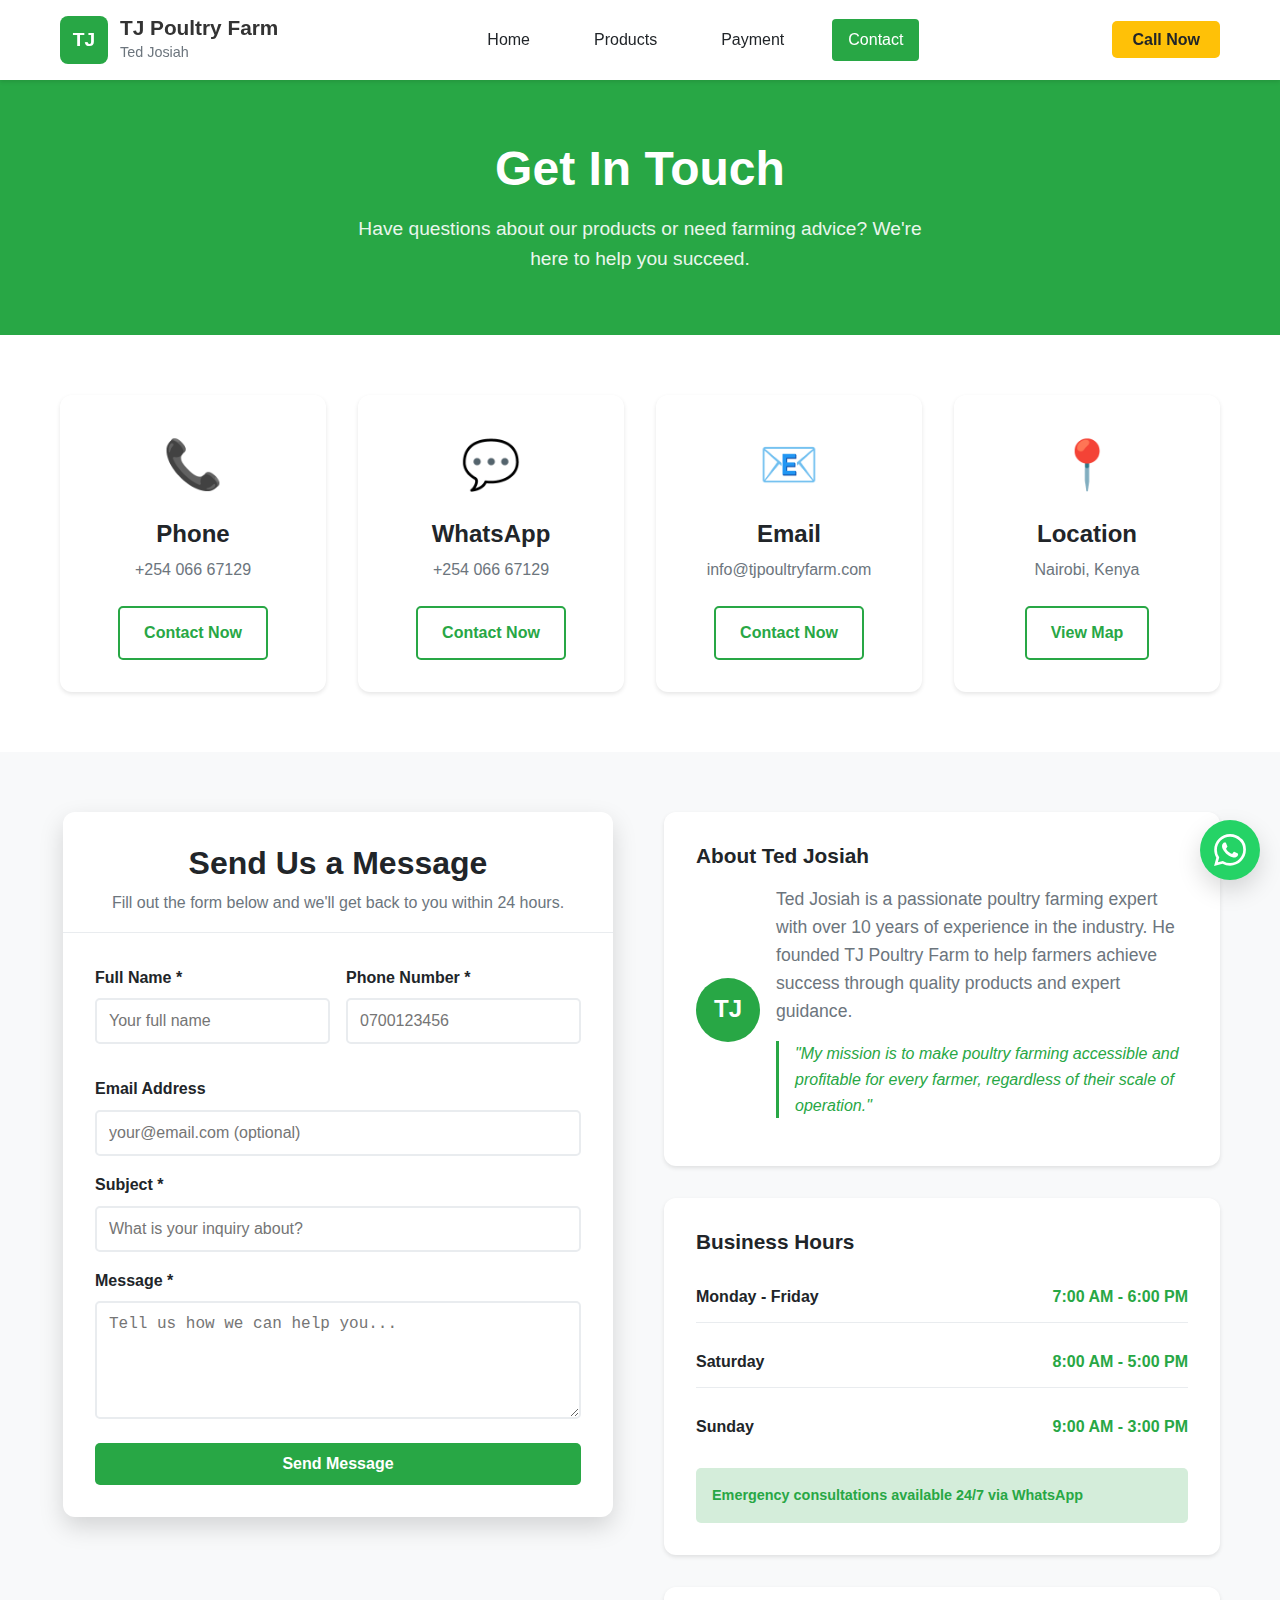
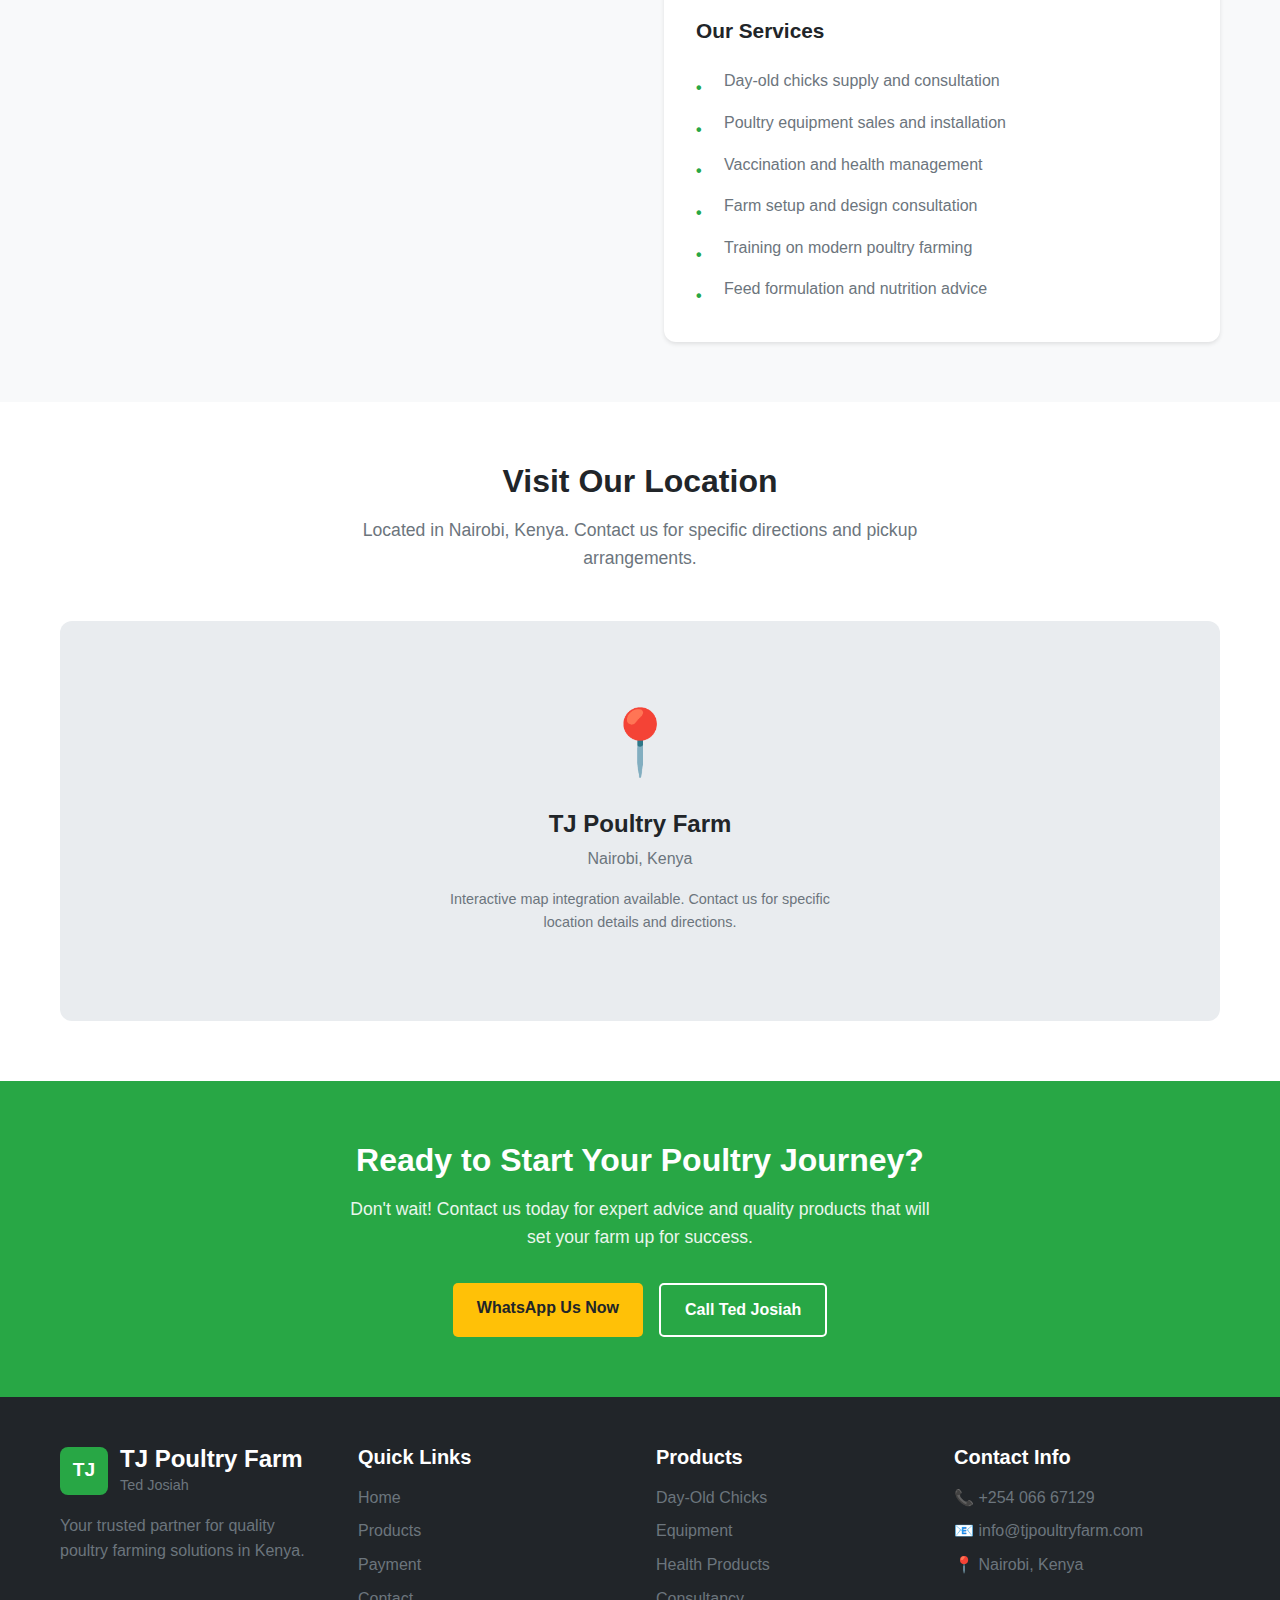
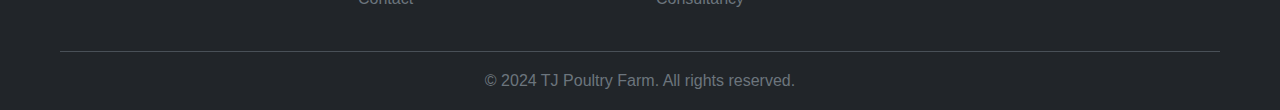
<file: contact.html>
<!DOCTYPE html>
<html lang="en">
<head>
    <meta charset="UTF-8">
    <meta name="viewport" content="width=device-width, initial-scale=1.0">
    <title>Contact - TJ Poultry Farm</title>
    <meta name="description" content="Have questions about our products or need farming advice? We're here to help you succeed.">
    <link rel="stylesheet" href="styles.css">
</head>
<body>
    <!-- Navigation -->
    <nav class="navbar">
        <div class="nav-container">
            <div class="nav-logo">
                <a href="index.html" class="logo-link">
                    <div class="logo-icon">TJ</div>
                    <div class="logo-text">
                        <h1>TJ Poultry Farm</h1>
                        <p>Ted Josiah</p>
                    </div>
                </a>
            </div>

            <div class="nav-menu" id="nav-menu">
                <a href="index.html" class="nav-link">Home</a>
                <a href="products.html" class="nav-link">Products</a>
                <a href="payment.html" class="nav-link">Payment</a>
                <a href="contact.html" class="nav-link active">Contact</a>
            </div>

            <div class="nav-cta">
                <a href="tel:+254066667129" class="cta-button">Call Now</a>
            </div>

            <div class="hamburger" id="hamburger">
                <span class="bar"></span>
                <span class="bar"></span>
                <span class="bar"></span>
            </div>
        </div>
    </nav>

    <!-- Hero Section -->
    <section class="page-hero">
        <div class="container">
            <h1>Get In Touch</h1>
            <p>Have questions about our products or need farming advice? We're here to help you succeed.</p>
        </div>
    </section>

    <!-- Contact Information -->
    <section class="contact-info-section">
        <div class="container">
            <div class="contact-cards">
                <div class="contact-card">
                    <div class="contact-icon">📞</div>
                    <h3>Phone</h3>
                    <p>+254 066 67129</p>
                    <a href="tel:+254066667129" class="btn btn-outline">Contact Now</a>
                </div>
                
                <div class="contact-card">
                    <div class="contact-icon">💬</div>
                    <h3>WhatsApp</h3>
                    <p>+254 066 67129</p>
                    <a href="https://wa.me/254066667129" target="_blank" class="btn btn-outline">Contact Now</a>
                </div>
                
                <div class="contact-card">
                    <div class="contact-icon">📧</div>
                    <h3>Email</h3>
                    <p>info@tjpoultryfarm.com</p>
                    <a href="mailto:info@tjpoultryfarm.com" class="btn btn-outline">Contact Now</a>
                </div>
                
                <div class="contact-card">
                    <div class="contact-icon">📍</div>
                    <h3>Location</h3>
                    <p>Nairobi, Kenya</p>
                    <a href="#map" class="btn btn-outline">View Map</a>
                </div>
            </div>
        </div>
    </section>

    <!-- Contact Form & Info -->
    <section class="contact-form-section">
        <div class="container">
            <div class="contact-content">
                <!-- Contact Form -->
                <div class="form-section">
                    <div class="form-card">
                        <div class="form-header">
                            <h2>Send Us a Message</h2>
                            <p>Fill out the form below and we'll get back to you within 24 hours.</p>
                        </div>
                        <form id="contactForm" class="contact-form">
                            <div class="form-row">
                                <div class="form-group">
                                    <label for="name">Full Name *</label>
                                    <input type="text" id="name" name="name" required placeholder="Your full name">
                                </div>
                                <div class="form-group">
                                    <label for="phone">Phone Number *</label>
                                    <input type="tel" id="phone" name="phone" required placeholder="0700123456">
                                </div>
                            </div>
                            
                            <div class="form-group">
                                <label for="email">Email Address</label>
                                <input type="email" id="email" name="email" placeholder="your@email.com (optional)">
                            </div>
                            
                            <div class="form-group">
                                <label for="subject">Subject *</label>
                                <input type="text" id="subject" name="subject" required placeholder="What is your inquiry about?">
                            </div>
                            
                            <div class="form-group">
                                <label for="message">Message *</label>
                                <textarea id="message" name="message" required placeholder="Tell us how we can help you..." rows="5"></textarea>
                            </div>
                            
                            <button type="submit" class="btn btn-green btn-full">Send Message</button>
                        </form>
                    </div>
                </div>

                <!-- Business Info -->
                <div class="info-section">
                    <!-- About Ted Josiah -->
                    <div class="info-card">
                        <h3>About Ted Josiah</h3>
                        <div class="about-content">
                            <div class="avatar">TJ</div>
                            <div class="about-text">
                                <p>Ted Josiah is a passionate poultry farming expert with over 10 years of experience in the industry. He founded TJ Poultry Farm to help farmers achieve success through quality products and expert guidance.</p>
                                <blockquote>"My mission is to make poultry farming accessible and profitable for every farmer, regardless of their scale of operation."</blockquote>
                            </div>
                        </div>
                    </div>

                    <!-- Business Hours -->
                    <div class="info-card">
                        <h3>Business Hours</h3>
                        <div class="hours-list">
                            <div class="hours-item">
                                <span>Monday - Friday</span>
                                <span>7:00 AM - 6:00 PM</span>
                            </div>
                            <div class="hours-item">
                                <span>Saturday</span>
                                <span>8:00 AM - 5:00 PM</span>
                            </div>
                            <div class="hours-item">
                                <span>Sunday</span>
                                <span>9:00 AM - 3:00 PM</span>
                            </div>
                        </div>
                        <div class="emergency-note">
                            <p>Emergency consultations available 24/7 via WhatsApp</p>
                        </div>
                    </div>

                    <!-- Services -->
                    <div class="info-card">
                        <h3>Our Services</h3>
                        <ul class="services-list">
                            <li>Day-old chicks supply and consultation</li>
                            <li>Poultry equipment sales and installation</li>
                            <li>Vaccination and health management</li>
                            <li>Farm setup and design consultation</li>
                            <li>Training on modern poultry farming</li>
                            <li>Feed formulation and nutrition advice</li>
                        </ul>
                    </div>
                </div>
            </div>
        </div>
    </section>

    <!-- Map Section -->
    <section id="map" class="map-section">
        <div class="container">
            <div class="section-header">
                <h2>Visit Our Location</h2>
                <p>Located in Nairobi, Kenya. Contact us for specific directions and pickup arrangements.</p>
            </div>
            
            <div class="map-placeholder">
                <div class="map-content">
                    <div class="map-icon">📍</div>
                    <h3>TJ Poultry Farm</h3>
                    <p>Nairobi, Kenya</p>
                    <p class="map-note">Interactive map integration available. Contact us for specific location details and directions.</p>
                </div>
            </div>
        </div>
    </section>

    <!-- CTA Section -->
    <section class="contact-cta">
        <div class="container">
            <div class="cta-content">
                <h2>Ready to Start Your Poultry Journey?</h2>
                <p>Don't wait! Contact us today for expert advice and quality products that will set your farm up for success.</p>
                <div class="cta-buttons">
                    <a href="https://wa.me/254066667129" target="_blank" class="btn btn-orange">WhatsApp Us Now</a>
                    <a href="tel:+254066667129" class="btn btn-outline">Call Ted Josiah</a>
                </div>
            </div>
        </div>
    </section>

    <!-- Footer -->
    <footer class="footer">
        <div class="container">
            <div class="footer-content">
                <div class="footer-section">
                    <div class="footer-logo">
                        <div class="logo-icon">TJ</div>
                        <div class="logo-text">
                            <h3>TJ Poultry Farm</h3>
                            <p>Ted Josiah</p>
                        </div>
                    </div>
                    <p>Your trusted partner for quality poultry farming solutions in Kenya.</p>
                </div>
                
                <div class="footer-section">
                    <h4>Quick Links</h4>
                    <ul>
                        <li><a href="index.html">Home</a></li>
                        <li><a href="products.html">Products</a></li>
                        <li><a href="payment.html">Payment</a></li>
                        <li><a href="contact.html">Contact</a></li>
                    </ul>
                </div>
                
                <div class="footer-section">
                    <h4>Products</h4>
                    <ul>
                        <li><a href="products.html">Day-Old Chicks</a></li>
                        <li><a href="products.html">Equipment</a></li>
                        <li><a href="products.html">Health Products</a></li>
                        <li><a href="contact.html">Consultancy</a></li>
                    </ul>
                </div>
                
                <div class="footer-section">
                    <h4>Contact Info</h4>
                    <div class="contact-info">
                        <p>📞 +254 066 67129</p>
                        <p>📧 info@tjpoultryfarm.com</p>
                        <p>📍 Nairobi, Kenya</p>
                    </div>
                </div>
            </div>
            
            <div class="footer-bottom">
                <p>&copy; 2024 TJ Poultry Farm. All rights reserved.</p>
            </div>
        </div>
    </footer>

    <!-- WhatsApp Float -->
    <div class="whatsapp-float" onclick="openWhatsApp()">
        <svg width="32" height="32" fill="currentColor" viewBox="0 0 24 24">
            <path d="M17.472 14.382c-.297-.149-1.758-.867-2.03-.967-.273-.099-.471-.148-.67.15-.197.297-.767.966-.94 1.164-.173.199-.347.223-.644.075-.297-.15-1.255-.463-2.39-1.475-.883-.788-1.48-1.761-1.653-2.059-.173-.297-.018-.458.13-.606.134-.133.298-.347.446-.52.149-.174.198-.298.298-.497.099-.198.05-.371-.025-.52-.075-.149-.669-1.612-.916-2.207-.242-.579-.487-.5-.669-.51-.173-.008-.371-.01-.57-.01-.198 0-.52.074-.792.372-.272.297-1.04 1.016-1.04 2.479 0 1.462 1.065 2.875 1.213 3.074.149.198 2.096 3.2 5.077 4.487.709.306 1.262.489 1.694.625.712.227 1.36.195 1.871.118.571-.085 1.758-.719 2.006-1.413.248-.694.248-1.289.173-1.413-.074-.124-.272-.198-.57-.347m-5.421 7.403h-.004a9.87 9.87 0 01-5.031-1.378l-.361-.214-3.741.982.998-3.648-.235-.374a9.86 9.86 0 01-1.51-5.26c.001-5.45 4.436-9.884 9.888-9.884 2.64 0 5.122 1.03 6.988 2.898a9.825 9.825 0 012.893 6.994c-.003 5.45-4.437 9.884-9.885 9.884m8.413-18.297A11.815 11.815 0 0012.05 0C5.495 0 .16 5.335.157 11.892c0 2.096.547 4.142 1.588 5.945L.057 24l6.305-1.654a11.882 11.882 0 005.683 1.448h.005c6.554 0 11.89-5.335 11.893-11.893A11.821 11.821 0 0020.885 3.488"/>
        </svg>
    </div>

    <script src="script.js"></script>
</body>
</html>
</file>
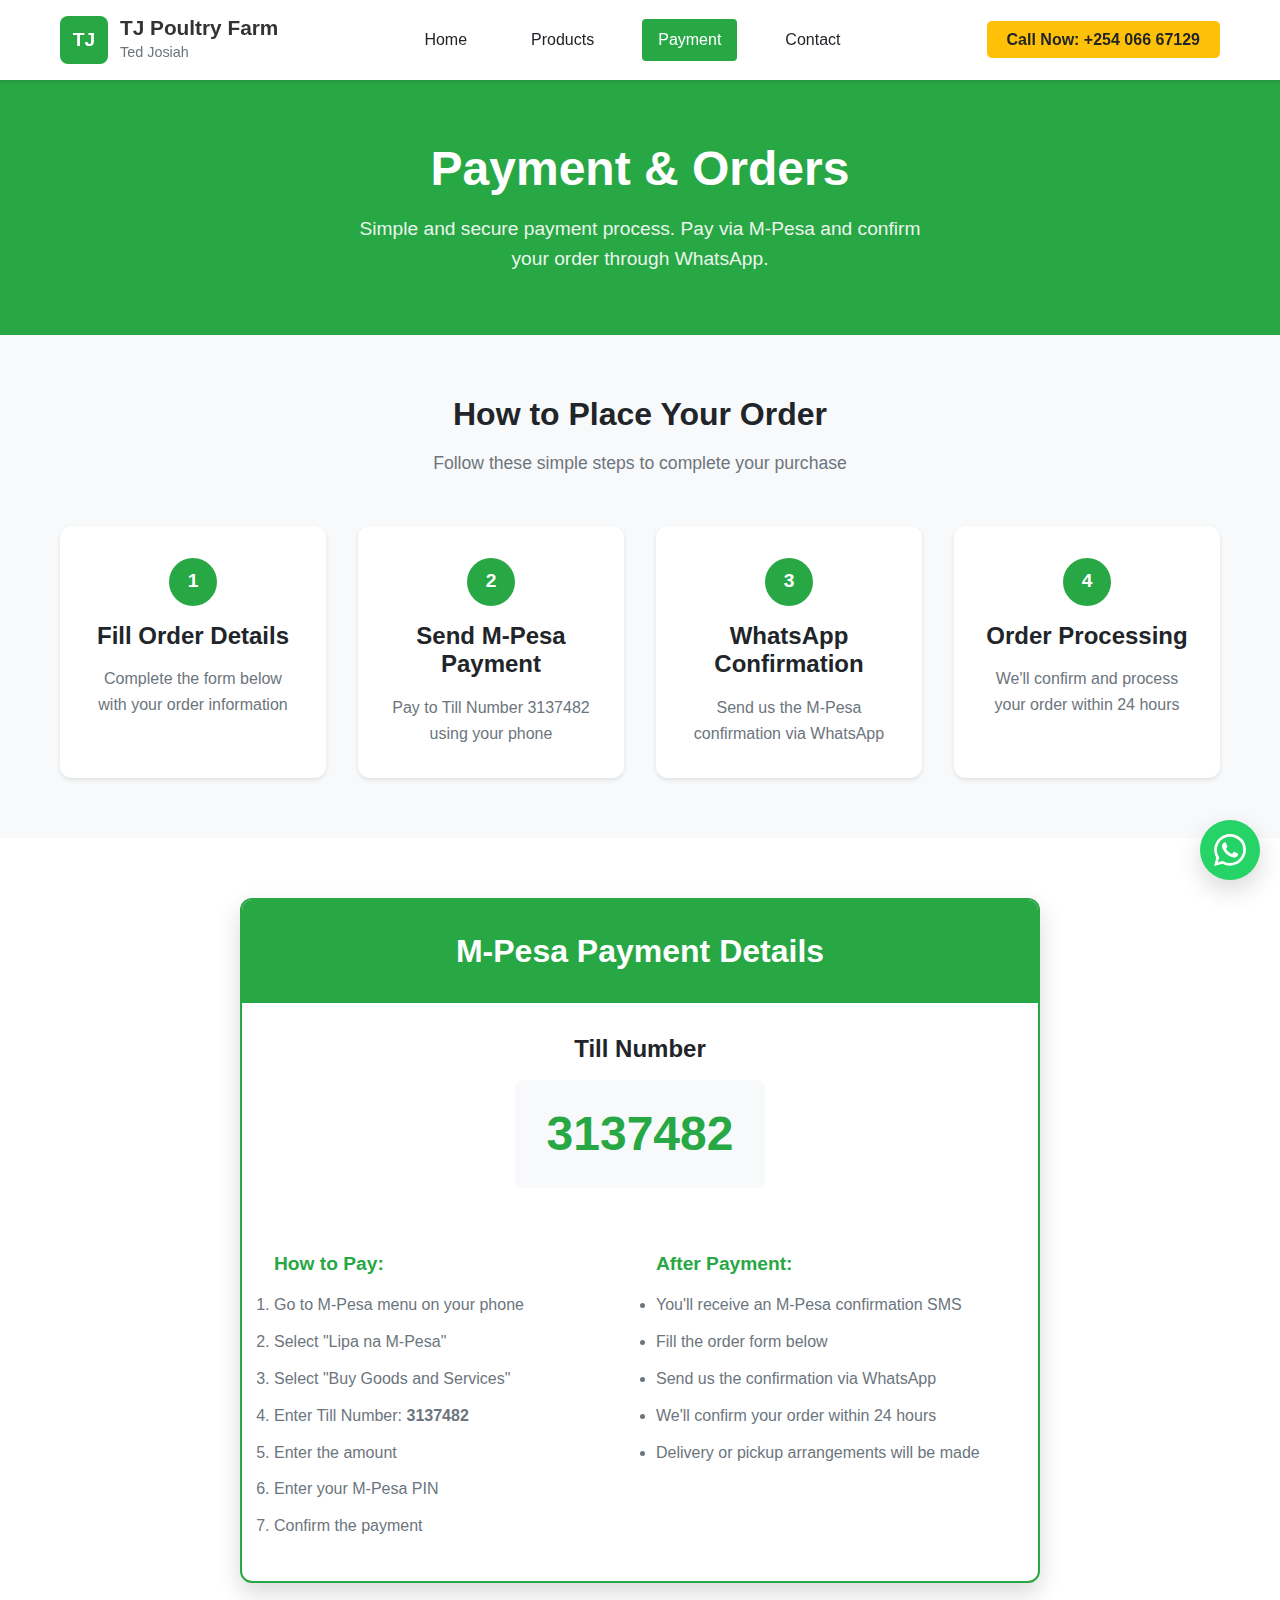
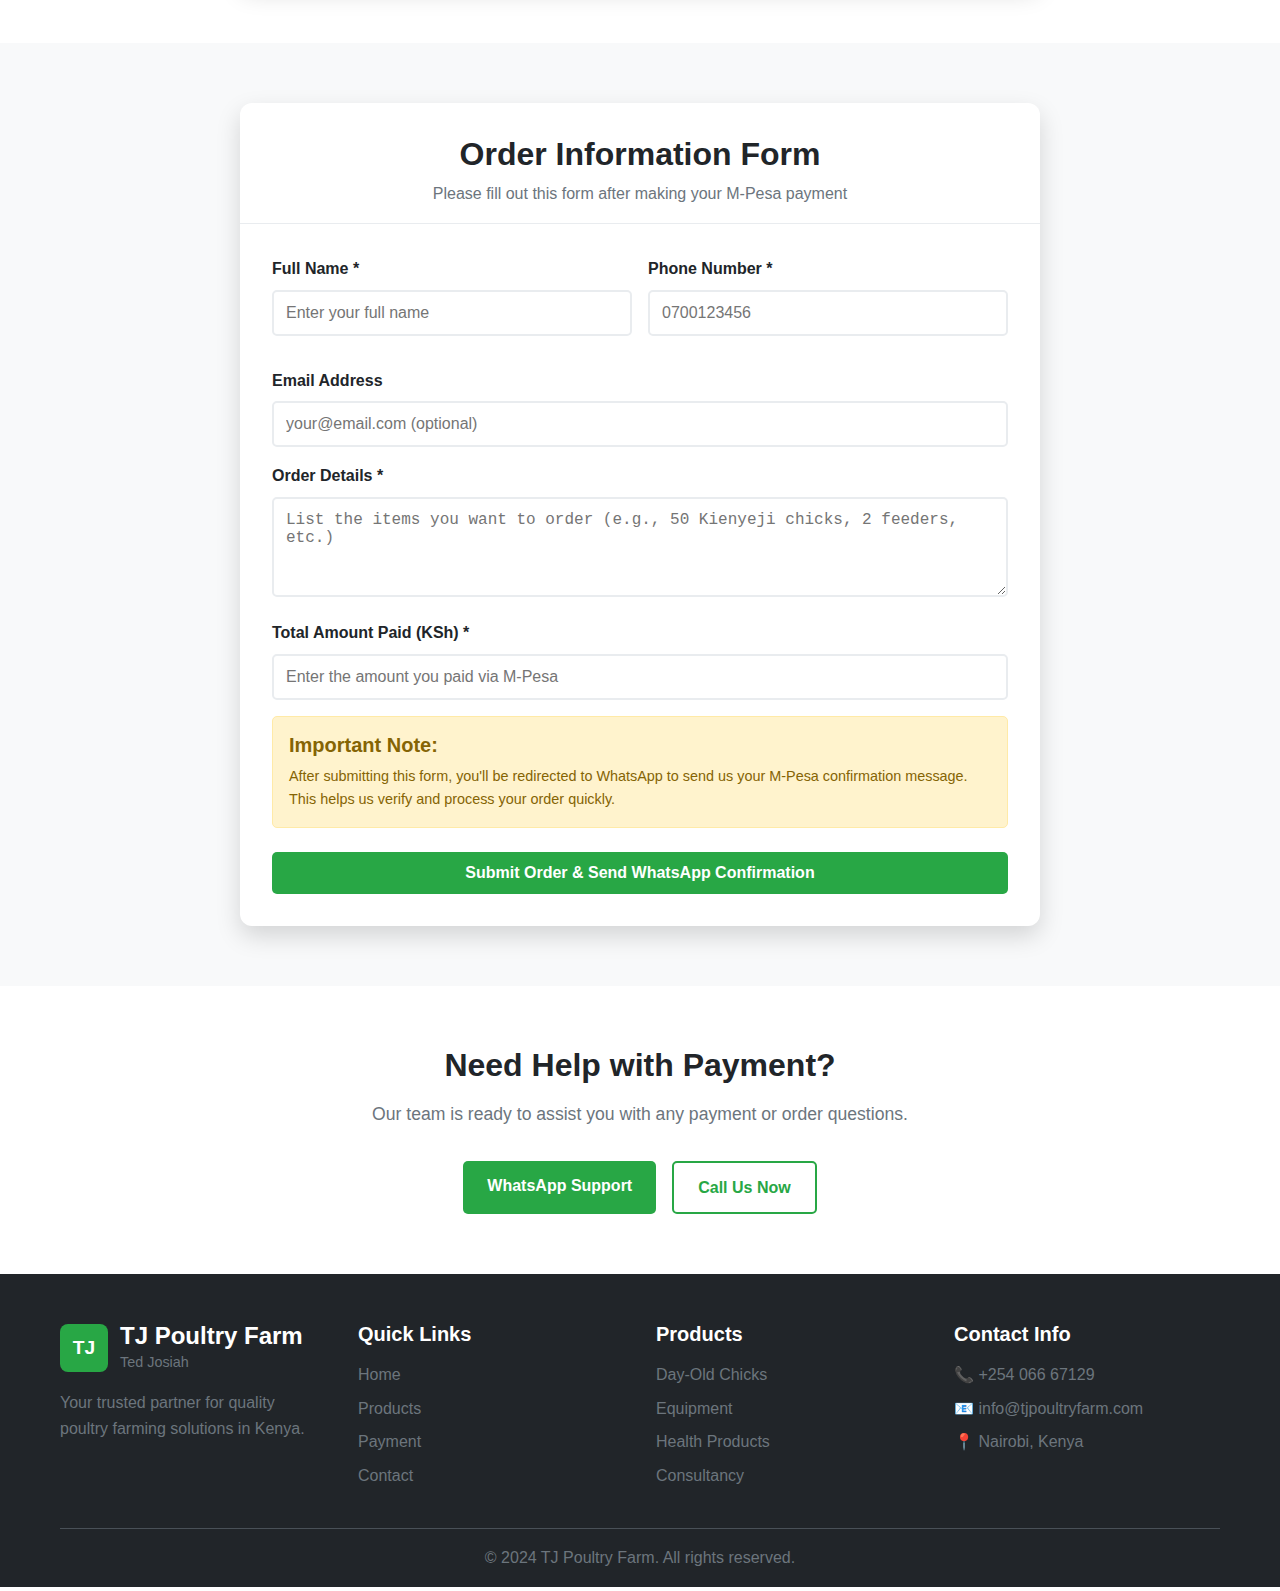
<file: payment.html>
<!DOCTYPE html>
<html lang="en">
<head>
    <meta charset="UTF-8">
    <meta name="viewport" content="width=device-width, initial-scale=1.0">
    <title>Payment & Orders - TJ Poultry Farm</title>
    <meta name="description" content="Simple and secure payment process. Pay via M-Pesa and confirm your order through WhatsApp.">
    <link rel="stylesheet" href="styles.css">
</head>
<body>
    <!-- Navigation -->
    <nav class="navbar">
        <div class="nav-container">
            <div class="nav-logo">
                <a href="index.html" class="logo-link">
                    <div class="logo-icon">TJ</div>
                    <div class="logo-text">
                        <h1>TJ Poultry Farm</h1>
                        <p>Ted Josiah</p>
                    </div>
                </a>
            </div>

            <div class="nav-menu" id="nav-menu">
                <a href="index.html" class="nav-link">Home</a>
                <a href="products.html" class="nav-link">Products</a>
                <a href="payment.html" class="nav-link active">Payment</a>
                <a href="contact.html" class="nav-link">Contact</a>
            </div>

            <div class="nav-cta">
                <a href="tel:+254066667129" class="cta-button">Call Now: +254 066 67129</a>
            </div>

            <div class="hamburger" id="hamburger">
                <span class="bar"></span>
                <span class="bar"></span>
                <span class="bar"></span>
            </div>
        </div>
    </nav>

    <!-- Hero Section -->
    <section class="page-hero">
        <div class="container">
            <h1>Payment & Orders</h1>
            <p>Simple and secure payment process. Pay via M-Pesa and confirm your order through WhatsApp.</p>
        </div>
    </section>

    <!-- Payment Steps -->
    <section class="payment-steps">
        <div class="container">
            <div class="section-header">
                <h2>How to Place Your Order</h2>
                <p>Follow these simple steps to complete your purchase</p>
            </div>
            
            <div class="steps-grid">
                <div class="step-card">
                    <div class="step-number">1</div>
                    <h3>Fill Order Details</h3>
                    <p>Complete the form below with your order information</p>
                </div>
                
                <div class="step-card">
                    <div class="step-number">2</div>
                    <h3>Send M-Pesa Payment</h3>
                    <p>Pay to Till Number 3137482 using your phone</p>
                </div>
                
                <div class="step-card">
                    <div class="step-number">3</div>
                    <h3>WhatsApp Confirmation</h3>
                    <p>Send us the M-Pesa confirmation via WhatsApp</p>
                </div>
                
                <div class="step-card">
                    <div class="step-number">4</div>
                    <h3>Order Processing</h3>
                    <p>We'll confirm and process your order within 24 hours</p>
                </div>
            </div>
        </div>
    </section>

    <!-- M-Pesa Till Information -->
    <section class="mpesa-info">
        <div class="container">
            <div class="mpesa-card">
                <div class="mpesa-header">
                    <h2>M-Pesa Payment Details</h2>
                </div>
                <div class="mpesa-content">
                    <div class="till-number">
                        <h3>Till Number</h3>
                        <div class="till-display">3137482</div>
                    </div>
                    
                    <div class="payment-instructions">
                        <div class="instruction-section">
                            <h4>How to Pay:</h4>
                            <ol>
                                <li>Go to M-Pesa menu on your phone</li>
                                <li>Select "Lipa na M-Pesa"</li>
                                <li>Select "Buy Goods and Services"</li>
                                <li>Enter Till Number: <strong>3137482</strong></li>
                                <li>Enter the amount</li>
                                <li>Enter your M-Pesa PIN</li>
                                <li>Confirm the payment</li>
                            </ol>
                        </div>
                        
                        <div class="instruction-section">
                            <h4>After Payment:</h4>
                            <ul>
                                <li>You'll receive an M-Pesa confirmation SMS</li>
                                <li>Fill the order form below</li>
                                <li>Send us the confirmation via WhatsApp</li>
                                <li>We'll confirm your order within 24 hours</li>
                                <li>Delivery or pickup arrangements will be made</li>
                            </ul>
                        </div>
                    </div>
                </div>
            </div>
        </div>
    </section>

    <!-- Order Form -->
    <section class="order-form-section">
        <div class="container">
            <div class="form-card">
                <div class="form-header">
                    <h2>Order Information Form</h2>
                    <p>Please fill out this form after making your M-Pesa payment</p>
                </div>
                <form id="orderForm" class="order-form">
                    <div class="form-row">
                        <div class="form-group">
                            <label for="customerName">Full Name *</label>
                            <input type="text" id="customerName" name="customerName" required placeholder="Enter your full name">
                        </div>
                        
                        <div class="form-group">
                            <label for="phoneNumber">Phone Number *</label>
                            <input type="tel" id="phoneNumber" name="phoneNumber" required placeholder="0700123456">
                        </div>
                    </div>
                    
                    <div class="form-group">
                        <label for="email">Email Address</label>
                        <input type="email" id="email" name="email" placeholder="your@email.com (optional)">
                    </div>
                    
                    <div class="form-group">
                        <label for="orderDetails">Order Details *</label>
                        <textarea id="orderDetails" name="orderDetails" required placeholder="List the items you want to order (e.g., 50 Kienyeji chicks, 2 feeders, etc.)" rows="4"></textarea>
                    </div>
                    
                    <div class="form-group">
                        <label for="amount">Total Amount Paid (KSh) *</label>
                        <input type="number" id="amount" name="amount" required placeholder="Enter the amount you paid via M-Pesa">
                    </div>
                    
                    <div class="form-note">
                        <h4>Important Note:</h4>
                        <p>After submitting this form, you'll be redirected to WhatsApp to send us your M-Pesa confirmation message. This helps us verify and process your order quickly.</p>
                    </div>
                    
                    <button type="submit" class="btn btn-green btn-full">Submit Order & Send WhatsApp Confirmation</button>
                </form>
            </div>
        </div>
    </section>

    <!-- Contact Support -->
    <section class="support-section">
        <div class="container">
            <div class="support-content">
                <h2>Need Help with Payment?</h2>
                <p>Our team is ready to assist you with any payment or order questions.</p>
                <div class="support-buttons">
                    <a href="https://wa.me/254066667129" target="_blank" class="btn btn-green">WhatsApp Support</a>
                    <a href="tel:+254066667129" class="btn btn-outline">Call Us Now</a>
                </div>
            </div>
        </div>
    </section>

    <!-- Footer -->
    <footer class="footer">
        <div class="container">
            <div class="footer-content">
                <div class="footer-section">
                    <div class="footer-logo">
                        <div class="logo-icon">TJ</div>
                        <div class="logo-text">
                            <h3>TJ Poultry Farm</h3>
                            <p>Ted Josiah</p>
                        </div>
                    </div>
                    <p>Your trusted partner for quality poultry farming solutions in Kenya.</p>
                </div>
                
                <div class="footer-section">
                    <h4>Quick Links</h4>
                    <ul>
                        <li><a href="index.html">Home</a></li>
                        <li><a href="products.html">Products</a></li>
                        <li><a href="payment.html">Payment</a></li>
                        <li><a href="contact.html">Contact</a></li>
                    </ul>
                </div>
                
                <div class="footer-section">
                    <h4>Products</h4>
                    <ul>
                        <li><a href="products.html">Day-Old Chicks</a></li>
                        <li><a href="products.html">Equipment</a></li>
                        <li><a href="products.html">Health Products</a></li>
                        <li><a href="contact.html">Consultancy</a></li>
                    </ul>
                </div>
                
                <div class="footer-section">
                    <h4>Contact Info</h4>
                    <div class="contact-info">
                        <p>📞 +254 066 67129</p>
                        <p>📧 info@tjpoultryfarm.com</p>
                        <p>📍 Nairobi, Kenya</p>
                    </div>
                </div>
            </div>
            
            <div class="footer-bottom">
                <p>&copy; 2024 TJ Poultry Farm. All rights reserved.</p>
            </div>
        </div>
    </footer>

    <!-- WhatsApp Float -->
    <div class="whatsapp-float" onclick="openWhatsApp()">
        <svg width="32" height="32" fill="currentColor" viewBox="0 0 24 24">
            <path d="M17.472 14.382c-.297-.149-1.758-.867-2.03-.967-.273-.099-.471-.148-.67.15-.197.297-.767.966-.94 1.164-.173.199-.347.223-.644.075-.297-.15-1.255-.463-2.39-1.475-.883-.788-1.48-1.761-1.653-2.059-.173-.297-.018-.458.13-.606.134-.133.298-.347.446-.52.149-.174.198-.298.298-.497.099-.198.05-.371-.025-.52-.075-.149-.669-1.612-.916-2.207-.242-.579-.487-.5-.669-.51-.173-.008-.371-.01-.57-.01-.198 0-.52.074-.792.372-.272.297-1.04 1.016-1.04 2.479 0 1.462 1.065 2.875 1.213 3.074.149.198 2.096 3.2 5.077 4.487.709.306 1.262.489 1.694.625.712.227 1.36.195 1.871.118.571-.085 1.758-.719 2.006-1.413.248-.694.248-1.289.173-1.413-.074-.124-.272-.198-.57-.347m-5.421 7.403h-.004a9.87 9.87 0 01-5.031-1.378l-.361-.214-3.741.982.998-3.648-.235-.374a9.86 9.86 0 01-1.51-5.26c.001-5.45 4.436-9.884 9.888-9.884 2.64 0 5.122 1.03 6.988 2.898a9.825 9.825 0 012.893 6.994c-.003 5.45-4.437 9.884-9.885 9.884m8.413-18.297A11.815 11.815 0 0012.05 0C5.495 0 .16 5.335.157 11.892c0 2.096.547 4.142 1.588 5.945L.057 24l6.305-1.654a11.882 11.882 0 005.683 1.448h.005c6.554 0 11.89-5.335 11.893-11.893A11.821 11.821 0 0020.885 3.488"/>
        </svg>
    </div>

    <script src="script.js"></script>
</body>
</html>
</file>
<file: styles.css>
/* Reset and Base Styles */
* {
    margin: 0;
    padding: 0;
    box-sizing: border-box;
}

body {
    font-family: 'Segoe UI', Tahoma, Geneva, Verdana, sans-serif;
    line-height: 1.6;
    color: #333;
}

.container {
    max-width: 1200px;
    margin: 0 auto;
    padding: 0 20px;
}

/* Color Variables */
:root {
    --green: #28a745;
    --orange: #ffc107;
    --dark-green: #1e7e34;
    --light-green: #d4edda;
    --dark-orange: #e0a800;
    --gray-100: #f8f9fa;
    --gray-200: #e9ecef;
    --gray-600: #6c757d;
    --gray-900: #212529;
    --white: #ffffff;
    --shadow: 0 2px 4px rgba(0,0,0,0.1);
    --shadow-lg: 0 10px 25px rgba(0,0,0,0.15);
}

/* Typography */
h1, h2, h3, h4, h5, h6 {
    font-weight: bold;
    line-height: 1.2;
}

h1 { font-size: 2.5rem; }
h2 { font-size: 2rem; }
h3 { font-size: 1.5rem; }
h4 { font-size: 1.25rem; }

/* Buttons */
.btn {
    display: inline-block;
    padding: 12px 24px;
    text-decoration: none;
    border: none;
    border-radius: 5px;
    font-weight: 600;
    text-align: center;
    cursor: pointer;
    transition: all 0.3s ease;
    font-size: 1rem;
}

.btn-green {
    background-color: var(--green);
    color: var(--white);
}

.btn-green:hover {
    background-color: var(--dark-green);
}

.btn-orange {
    background-color: var(--orange);
    color: var(--gray-900);
}

.btn-orange:hover {
    background-color: var(--dark-orange);
}

.btn-outline {
    background-color: transparent;
    color: var(--green);
    border: 2px solid var(--green);
}

.btn-outline:hover {
    background-color: var(--green);
    color: var(--white);
}

.btn-full {
    width: 100%;
}

/* Navigation */
.navbar {
    background-color: var(--white);
    box-shadow: var(--shadow);
    position: sticky;
    top: 0;
    z-index: 1000;
}

.nav-container {
    display: flex;
    justify-content: space-between;
    align-items: center;
    padding: 1rem 20px;
    max-width: 1200px;
    margin: 0 auto;
}

.nav-logo .logo-link {
    display: flex;
    align-items: center;
    text-decoration: none;
    color: inherit;
}

.logo-icon {
    background-color: var(--green);
    color: var(--white);
    width: 48px;
    height: 48px;
    border-radius: 8px;
    display: flex;
    align-items: center;
    justify-content: center;
    font-weight: bold;
    font-size: 1.2rem;
    margin-right: 12px;
}

.logo-text h1 {
    font-size: 1.3rem;
    margin-bottom: 0;
}

.logo-text p {
    font-size: 0.9rem;
    color: var(--gray-600);
    margin: 0;
}

.nav-menu {
    display: flex;
    gap: 2rem;
}

.nav-link {
    text-decoration: none;
    color: var(--gray-900);
    font-weight: 500;
    padding: 8px 16px;
    border-radius: 4px;
    transition: all 0.3s ease;
}

.nav-link:hover,
.nav-link.active {
    background-color: var(--green);
    color: var(--white);
}

.nav-cta .cta-button {
    background-color: var(--orange);
    color: var(--gray-900);
    padding: 10px 20px;
    text-decoration: none;
    border-radius: 5px;
    font-weight: 600;
    transition: all 0.3s ease;
}

.nav-cta .cta-button:hover {
    background-color: var(--dark-orange);
}

.hamburger {
    display: none;
    flex-direction: column;
    cursor: pointer;
}

.hamburger .bar {
    width: 25px;
    height: 3px;
    background-color: var(--gray-900);
    margin: 3px 0;
    transition: 0.3s;
}

/* Hero Section */
.hero {
    background: linear-gradient(135deg, var(--green) 0%, #20c997 100%);
    color: var(--white);
    padding: 80px 0;
}

.hero-content {
    display: grid;
    grid-template-columns: 1fr 1fr;
    gap: 3rem;
    align-items: center;
}

.hero-text h1 {
    font-size: 3rem;
    margin-bottom: 1.5rem;
    line-height: 1.1;
}

.text-orange {
    color: var(--orange);
}

.hero-text p {
    font-size: 1.2rem;
    margin-bottom: 2rem;
    opacity: 0.9;
}

.hero-buttons {
    display: flex;
    gap: 1rem;
    flex-wrap: wrap;
}

.hero-image {
    position: relative;
}

.hero-image img {
    width: 100%;
    border-radius: 12px;
    box-shadow: var(--shadow-lg);
}

.hero-stats {
    position: absolute;
    bottom: -20px;
    left: -20px;
    background-color: var(--white);
    padding: 1.5rem;
    border-radius: 12px;
    box-shadow: var(--shadow-lg);
    text-align: center;
}

.stat-number {
    font-size: 2rem;
    font-weight: bold;
    color: var(--green);
}

.stat-text {
    color: var(--gray-600);
    font-size: 0.9rem;
}

/* Page Hero */
.page-hero {
    background-color: var(--green);
    color: var(--white);
    padding: 60px 0;
    text-align: center;
}

.page-hero h1 {
    font-size: 3rem;
    margin-bottom: 1rem;
}

.page-hero p {
    font-size: 1.2rem;
    opacity: 0.9;
    max-width: 600px;
    margin: 0 auto;
}

/* Section Styles */
.section-header {
    text-align: center;
    margin-bottom: 3rem;
}

.section-header h2 {
    color: var(--gray-900);
    margin-bottom: 1rem;
}

.section-header p {
    color: var(--gray-600);
    font-size: 1.1rem;
    max-width: 600px;
    margin: 0 auto;
}

/* Services Section */
.services {
    padding: 80px 0;
    background-color: var(--gray-100);
}

.services-grid {
    display: grid;
    grid-template-columns: repeat(auto-fit, minmax(250px, 1fr));
    gap: 2rem;
}

.service-card {
    background-color: var(--white);
    padding: 2rem;
    border-radius: 12px;
    text-align: center;
    box-shadow: var(--shadow);
    transition: transform 0.3s ease, box-shadow 0.3s ease;
}

.service-card:hover {
    transform: translateY(-5px);
    box-shadow: var(--shadow-lg);
}

.service-icon {
    font-size: 3rem;
    margin-bottom: 1rem;
}

.service-card h3 {
    color: var(--gray-900);
    margin-bottom: 1rem;
}

.service-card p {
    color: var(--gray-600);
}

/* Featured Products */
.featured-products {
    padding: 80px 0;
}

.products-grid {
    display: grid;
    grid-template-columns: repeat(auto-fit, minmax(280px, 1fr));
    gap: 2rem;
    margin-bottom: 3rem;
}

.product-card {
    background-color: var(--white);
    border-radius: 12px;
    overflow: hidden;
    box-shadow: var(--shadow);
    transition: transform 0.3s ease, box-shadow 0.3s ease;
}

.product-card:hover {
    transform: translateY(-5px);
    box-shadow: var(--shadow-lg);
}

.product-card img {
    width: 100%;
    height: 200px;
    object-fit: cover;
}

.product-info {
    padding: 1.5rem;
}

.product-info h3 {
    color: var(--gray-900);
    margin-bottom: 0.5rem;
}

.product-price {
    font-size: 1.5rem;
    font-weight: bold;
    color: var(--green);
    margin-bottom: 1rem;
}

.product-info p {
    color: var(--gray-600);
    margin-bottom: 1.5rem;
}

/* About Section */
.about {
    padding: 80px 0;
    background-color: var(--gray-100);
}

.about-content {
    display: grid;
    grid-template-columns: 1fr 1fr;
    gap: 3rem;
    align-items: center;
}

.about-image img {
    width: 100%;
    border-radius: 12px;
    box-shadow: var(--shadow-lg);
}

.about-text h2 {
    color: var(--gray-900);
    margin-bottom: 1.5rem;
}

.about-text p {
    color: var(--gray-600);
    margin-bottom: 2rem;
    font-size: 1.1rem;
}

.features-list {
    margin-bottom: 2rem;
}

.feature-item {
    display: flex;
    align-items: center;
    margin-bottom: 1rem;
}

.checkmark {
    background-color: var(--green);
    color: var(--white);
    width: 24px;
    height: 24px;
    border-radius: 50%;
    display: flex;
    align-items: center;
    justify-content: center;
    margin-right: 1rem;
    font-size: 0.8rem;
}

/* CTA Section */
.cta {
    padding: 80px 0;
    background-color: var(--green);
    color: var(--white);
    text-align: center;
}

.cta-content h2 {
    margin-bottom: 1rem;
}

.cta-content p {
    font-size: 1.1rem;
    margin-bottom: 2rem;
    max-width: 600px;
    margin-left: auto;
    margin-right: auto;
    opacity: 0.9;
}

.cta-buttons {
    display: flex;
    gap: 1rem;
    justify-content: center;
    flex-wrap: wrap;
}

.cta .btn-outline {
    border-color: var(--white);
    color: var(--white);
}

.cta .btn-outline:hover {
    background-color: var(--white);
    color: var(--green);
}

/* Products Page Styles */
.category-filter {
    padding: 2rem 0;
    background-color: var(--gray-100);
    position: sticky;
    top: 80px;
    z-index: 100;
}

.filter-buttons {
    display: flex;
    gap: 1rem;
    justify-content: center;
    flex-wrap: wrap;
}

.filter-btn {
    padding: 10px 20px;
    border: 2px solid var(--green);
    background-color: var(--white);
    color: var(--green);
    border-radius: 5px;
    cursor: pointer;
    font-weight: 600;
    transition: all 0.3s ease;
}

.filter-btn.active,
.filter-btn:hover {
    background-color: var(--green);
    color: var(--white);
}

.products-section {
    padding: 60px 0;
}

.product-badge {
    position: absolute;
    top: 1rem;
    left: 1rem;
    background-color: var(--orange);
    color: var(--gray-900);
    padding: 5px 10px;
    border-radius: 4px;
    font-size: 0.8rem;
    font-weight: 600;
}

.product-out-of-stock {
    position: absolute;
    top: 1rem;
    right: 1rem;
    background-color: #dc3545;
    color: var(--white);
    padding: 5px 10px;
    border-radius: 4px;
    font-size: 0.8rem;
    font-weight: 600;
}

.products-cta {
    padding: 60px 0;
    background-color: var(--gray-100);
    text-align: center;
}

/* Payment Page Styles */
.payment-steps {
    padding: 60px 0;
    background-color: var(--gray-100);
}

.steps-grid {
    display: grid;
    grid-template-columns: repeat(auto-fit, minmax(250px, 1fr));
    gap: 2rem;
}

.step-card {
    background-color: var(--white);
    padding: 2rem;
    border-radius: 12px;
    text-align: center;
    box-shadow: var(--shadow);
    position: relative;
}

.step-number {
    width: 48px;
    height: 48px;
    background-color: var(--green);
    color: var(--white);
    border-radius: 50%;
    display: flex;
    align-items: center;
    justify-content: center;
    font-size: 1.2rem;
    font-weight: bold;
    margin: 0 auto 1rem;
}

.step-card h3 {
    color: var(--gray-900);
    margin-bottom: 1rem;
}

.step-card p {
    color: var(--gray-600);
}

.mpesa-info {
    padding: 60px 0;
}

.mpesa-card {
    background-color: var(--white);
    border: 2px solid var(--green);
    border-radius: 12px;
    overflow: hidden;
    box-shadow: var(--shadow-lg);
    max-width: 800px;
    margin: 0 auto;
}

.mpesa-header {
    background-color: var(--green);
    color: var(--white);
    padding: 2rem;
    text-align: center;
}

.mpesa-header h2 {
    margin: 0;
}

.mpesa-content {
    padding: 2rem;
    text-align: center;
}

.till-number h3 {
    color: var(--gray-900);
    margin-bottom: 1rem;
}

.till-display {
    font-size: 3rem;
    font-weight: bold;
    color: var(--green);
    background-color: var(--gray-100);
    padding: 1rem 2rem;
    border-radius: 8px;
    display: inline-block;
    margin-bottom: 2rem;
}

.payment-instructions {
    display: grid;
    grid-template-columns: 1fr 1fr;
    gap: 2rem;
    text-align: left;
    margin-top: 2rem;
}

.instruction-section h4 {
    color: var(--green);
    margin-bottom: 1rem;
    font-size: 1.2rem;
}

.instruction-section ol,
.instruction-section ul {
    color: var(--gray-600);
    line-height: 1.8;
}

.instruction-section li {
    margin-bottom: 0.5rem;
}

.order-form-section {
    padding: 60px 0;
    background-color: var(--gray-100);
}

.form-card {
    background-color: var(--white);
    border-radius: 12px;
    box-shadow: var(--shadow-lg);
    max-width: 800px;
    margin: 0 auto;
}

.form-header {
    padding: 2rem 2rem 1rem;
    text-align: center;
    border-bottom: 1px solid var(--gray-200);
}

.form-header h2 {
    color: var(--gray-900);
    margin-bottom: 0.5rem;
}

.form-header p {
    color: var(--gray-600);
}

.order-form {
    padding: 2rem;
}

.form-row {
    display: grid;
    grid-template-columns: 1fr 1fr;
    gap: 1rem;
    margin-bottom: 1rem;
}

.form-group {
    margin-bottom: 1rem;
}

.form-group label {
    display: block;
    margin-bottom: 0.5rem;
    color: var(--gray-900);
    font-weight: 600;
}

.form-group input,
.form-group textarea {
    width: 100%;
    padding: 12px;
    border: 2px solid var(--gray-200);
    border-radius: 5px;
    font-size: 1rem;
    transition: border-color 0.3s ease;
}

.form-group input:focus,
.form-group textarea:focus {
    outline: none;
    border-color: var(--green);
}

.form-note {
    background-color: #fff3cd;
    border: 1px solid #ffeaa7;
    border-radius: 5px;
    padding: 1rem;
    margin-bottom: 1.5rem;
}

.form-note h4 {
    color: #856404;
    margin-bottom: 0.5rem;
}

.form-note p {
    color: #856404;
    font-size: 0.9rem;
    margin: 0;
}

.support-section {
    padding: 60px 0;
    text-align: center;
}

.support-content h2 {
    color: var(--gray-900);
    margin-bottom: 1rem;
}

.support-content p {
    color: var(--gray-600);
    font-size: 1.1rem;
    margin-bottom: 2rem;
}

.support-buttons {
    display: flex;
    gap: 1rem;
    justify-content: center;
    flex-wrap: wrap;
}

/* Contact Page Styles */
.contact-info-section {
    padding: 60px 0;
}

.contact-cards {
    display: grid;
    grid-template-columns: repeat(auto-fit, minmax(250px, 1fr));
    gap: 2rem;
}

.contact-card {
    background-color: var(--white);
    padding: 2rem;
    border-radius: 12px;
    text-align: center;
    box-shadow: var(--shadow);
    transition: transform 0.3s ease, box-shadow 0.3s ease;
}

.contact-card:hover {
    transform: translateY(-5px);
    box-shadow: var(--shadow-lg);
}

.contact-icon {
    font-size: 3rem;
    margin-bottom: 1rem;
}

.contact-card h3 {
    color: var(--gray-900);
    margin-bottom: 0.5rem;
}

.contact-card p {
    color: var(--gray-600);
    margin-bottom: 1.5rem;
}

.contact-form-section {
    padding: 60px 0;
    background-color: var(--gray-100);
}

.contact-content {
    display: grid;
    grid-template-columns: 1fr 1fr;
    gap: 3rem;
}

.form-section,
.info-section {
    display: flex;
    flex-direction: column;
    gap: 2rem;
}

.contact-form {
    padding: 2rem;
}

.info-card {
    background-color: var(--white);
    padding: 2rem;
    border-radius: 12px;
    box-shadow: var(--shadow);
}

.info-card h3 {
    color: var(--gray-900);
    margin-bottom: 1rem;
    font-size: 1.3rem;
}

.about-content {
    display: flex;
    gap: 1rem;
}

.avatar {
    width: 64px;
    height: 64px;
    background-color: var(--green);
    color: var(--white);
    border-radius: 50%;
    display: flex;
    align-items: center;
    justify-content: center;
    font-weight: bold;
    font-size: 1.5rem;
    flex-shrink: 0;
}

.about-text p {
    color: var(--gray-600);
    margin-bottom: 1rem;
    line-height: 1.6;
}

.about-text blockquote {
    color: var(--green);
    font-style: italic;
    margin: 1rem 0;
    padding-left: 1rem;
    border-left: 3px solid var(--green);
}

.hours-list {
    display: flex;
    flex-direction: column;
    gap: 0.8rem;
}

.hours-item {
    display: flex;
    justify-content: space-between;
    padding: 0.8rem 0;
    border-bottom: 1px solid var(--gray-200);
}

.hours-item:last-child {
    border-bottom: none;
}

.hours-item span:first-child {
    font-weight: 600;
    color: var(--gray-900);
}

.hours-item span:last-child {
    color: var(--green);
    font-weight: 600;
}

.emergency-note {
    margin-top: 1rem;
    padding: 1rem;
    background-color: var(--light-green);
    border-radius: 5px;
}

.emergency-note p {
    color: var(--green);
    font-weight: 600;
    font-size: 0.9rem;
    margin: 0;
}

.services-list {
    list-style: none;
    padding: 0;
}

.services-list li {
    display: flex;
    align-items: center;
    padding: 0.5rem 0;
    color: var(--gray-600);
}

.services-list li::before {
    content: "•";
    color: var(--green);
    font-weight: bold;
    width: 12px;
    height: 12px;
    border-radius: 50%;
    margin-right: 1rem;
}

.map-section {
    padding: 60px 0;
}

.map-placeholder {
    background-color: var(--gray-200);
    height: 400px;
    border-radius: 12px;
    display: flex;
    align-items: center;
    justify-content: center;
    overflow: hidden;
}

.map-content {
    text-align: center;
    color: var(--gray-600);
}

.map-icon {
    font-size: 4rem;
    margin-bottom: 1rem;
}

.map-content h3 {
    color: var(--gray-900);
    margin-bottom: 0.5rem;
}

.map-content p {
    margin-bottom: 1rem;
}

.map-note {
    font-size: 0.9rem;
    color: var(--gray-600);
    max-width: 400px;
    margin: 0 auto;
}

.contact-cta {
    padding: 60px 0;
    background-color: var(--green);
    color: var(--white);
    text-align: center;
}

.contact-cta h2 {
    margin-bottom: 1rem;
}

.contact-cta p {
    font-size: 1.1rem;
    margin-bottom: 2rem;
    max-width: 600px;
    margin-left: auto;
    margin-right: auto;
    opacity: 0.9;
}

.contact-cta .btn-outline {
    border-color: var(--white);
    color: var(--white);
}

.contact-cta .btn-outline:hover {
    background-color: var(--white);
    color: var(--green);
}

/* Footer */
.footer {
    background-color: var(--gray-900);
    color: var(--white);
    padding: 3rem 0 1rem;
}

.footer-content {
    display: grid;
    grid-template-columns: repeat(auto-fit, minmax(250px, 1fr));
    gap: 2rem;
    margin-bottom: 2rem;
}

.footer-section h4 {
    margin-bottom: 1rem;
    color: var(--white);
}

.footer-logo {
    display: flex;
    align-items: center;
    margin-bottom: 1rem;
}

.footer-logo .logo-text h3 {
    margin-bottom: 0;
    color: var(--white);
}

.footer-logo .logo-text p {
    color: var(--gray-600);
    margin: 0;
}

.footer-section p {
    color: var(--gray-600);
    line-height: 1.6;
}

.footer-section ul {
    list-style: none;
    padding: 0;
}

.footer-section ul li {
    margin-bottom: 0.5rem;
}

.footer-section ul li a {
    color: var(--gray-600);
    text-decoration: none;
    transition: color 0.3s ease;
}

.footer-section ul li a:hover {
    color: var(--white);
}

.contact-info p {
    color: var(--gray-600);
    margin-bottom: 0.5rem;
}

.footer-bottom {
    border-top: 1px solid #495057;
    padding-top: 1rem;
    text-align: center;
}

.footer-bottom p {
    color: var(--gray-600);
    margin: 0;
}

/* WhatsApp Float */
.whatsapp-float {
    position: fixed;
    bottom: 20px;
    right: 20px;
    z-index: 1000;
    background-color: #25d366;
    border-radius: 50%;
    width: 60px;
    height: 60px;
    display: flex;
    align-items: center;
    justify-content: center;
    box-shadow: var(--shadow-lg);
    transition: all 0.3s ease;
    cursor: pointer;
    color: var(--white);
}

.whatsapp-float:hover {
    transform: scale(1.1);
    box-shadow: 0 6px 25px rgba(0, 0, 0, 0.3);
}

/* Utility Classes */
.text-center {
    text-align: center;
}

.text-green {
    color: var(--green);
}

.text-orange {
    color: var(--orange);
}

.hidden {
    display: none;
}

/* Responsive Design */
@media (max-width: 768px) {
    .container {
        padding: 0 15px;
    }

    /* Navigation */
    .nav-menu {
        position: fixed;
        left: -100%;
        top: 80px;
        flex-direction: column;
        background-color: var(--white);
        width: 100%;
        text-align: center;
        transition: 0.3s;
        box-shadow: var(--shadow);
        padding: 2rem 0;
    }

    .nav-menu.active {
        left: 0;
    }

    .nav-cta {
        display: none;
    }

    .hamburger {
        display: flex;
    }

    .hamburger.active .bar:nth-child(2) {
        opacity: 0;
    }

    .hamburger.active .bar:nth-child(1) {
        transform: translateY(8px) rotate(45deg);
    }

    .hamburger.active .bar:nth-child(3) {
        transform: translateY(-8px) rotate(-45deg);
    }

    /* Typography */
    h1 { font-size: 2rem; }
    h2 { font-size: 1.5rem; }
    h3 { font-size: 1.25rem; }

    /* Hero */
    .hero-content {
        grid-template-columns: 1fr;
        text-align: center;
    }

    .hero-text h1 {
        font-size: 2.5rem;
    }

    .hero-buttons {
        justify-content: center;
    }

    .hero-stats {
        position: static;
        margin-top: 2rem;
        display: inline-block;
    }

    /* Page Hero */
    .page-hero h1 {
        font-size: 2rem;
    }

    /* About */
    .about-content {
        grid-template-columns: 1fr;
        text-align: center;
    }

    /* Products */
    .products-grid {
        grid-template-columns: 1fr;
    }

    .filter-buttons {
        flex-direction: column;
        align-items: center;
    }

    /* Forms */
    .form-row {
        grid-template-columns: 1fr;
    }

    .payment-instructions {
        grid-template-columns: 1fr;
    }

    .contact-content {
        grid-template-columns: 1fr;
    }

    /* Buttons */
    .hero-buttons,
    .cta-buttons,
    .support-buttons {
        flex-direction: column;
        align-items: center;
    }

    .btn {
        width: 100%;
        max-width: 300px;
    }

    /* Footer */
    .footer-content {
        grid-template-columns: 1fr;
        text-align: center;
    }

    .footer-logo {
        justify-content: center;
    }
}

@media (max-width: 480px) {
    .hero-text h1 {
        font-size: 2rem;
    }

    .page-hero h1 {
        font-size: 1.8rem;
    }

    .till-display {
        font-size: 2rem;
        padding: 0.8rem 1.5rem;
    }

    .steps-grid,
    .services-grid,
    .contact-cards {
        grid-template-columns: 1fr;
    }

    .about-content .about-text {
        text-align: left;
    }
}
</file>
